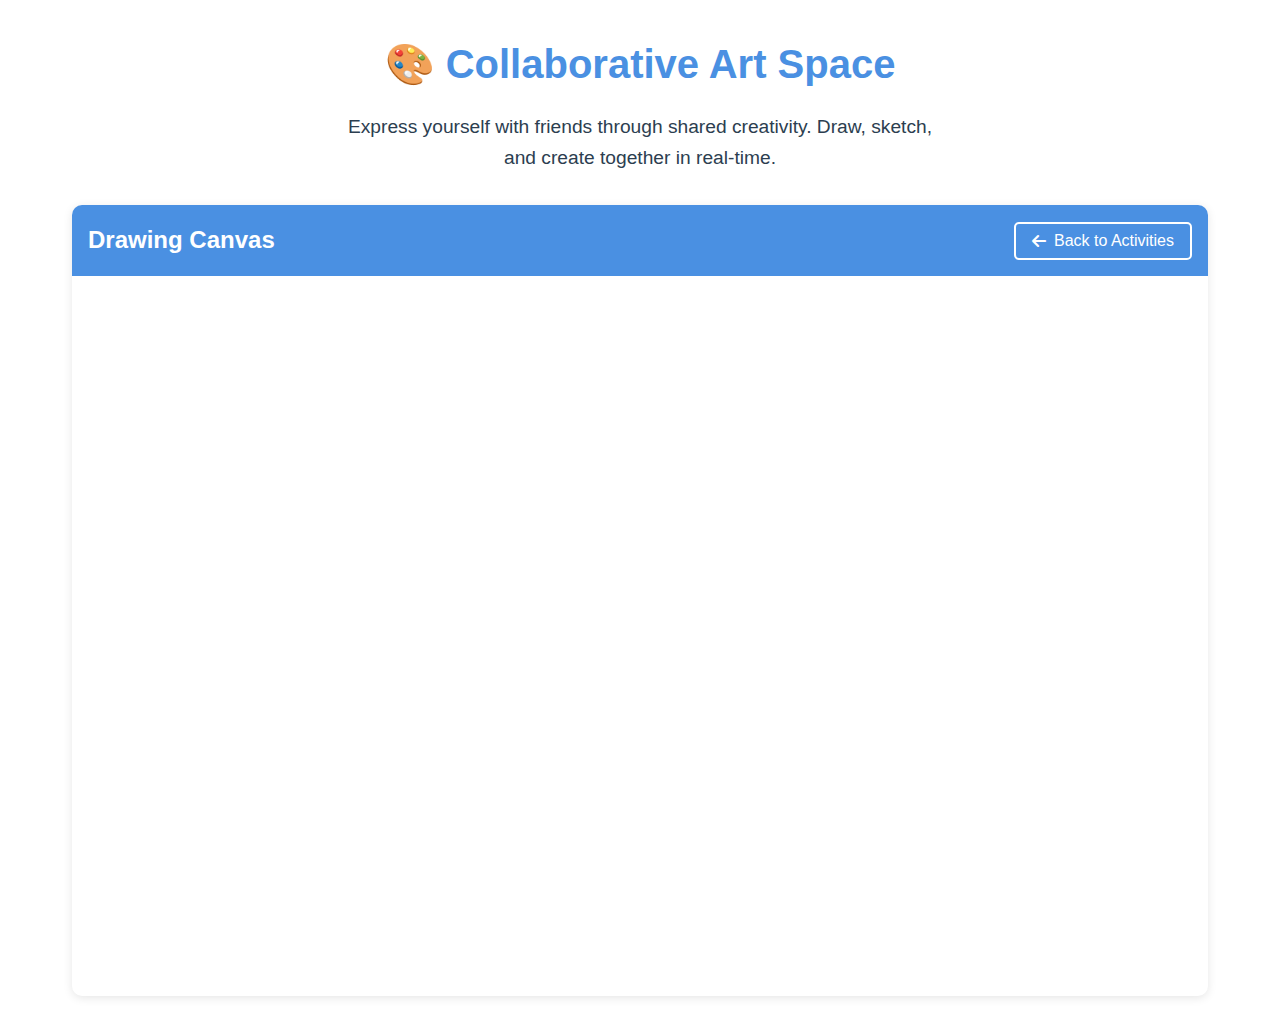
<file: collab-art.html>
<!DOCTYPE html>
<html lang="en">
<head>
    <meta charset="UTF-8">
    <meta name="viewport" content="width=device-width, initial-scale=1.0">
    <title>MindCircle - Collaborative Art Space</title>
    <link rel="stylesheet" href="styles.css">
    <link rel="stylesheet" href="mindcircle.css">
    <link rel="stylesheet" href="https://cdnjs.cloudflare.com/ajax/libs/font-awesome/6.0.0/css/all.min.css">
    <style>
        .art-space {
            padding: 2rem;
            max-width: 1200px;
            margin: 0 auto;
        }

        .art-header {
            text-align: center;
            margin-bottom: 2rem;
        }

        .art-header h1 {
            color: var(--primary-color);
            font-size: 2.5rem;
            margin-bottom: 1rem;
        }

        .art-header p {
            color: var(--secondary-color);
            font-size: 1.2rem;
            max-width: 600px;
            margin: 0 auto;
        }

        .drawing-container {
            background: var(--white);
            border-radius: 10px;
            box-shadow: 0 2px 10px rgba(0,0,0,0.1);
            overflow: hidden;
        }

        .toolbar {
            background-color: var(--primary-color);
            padding: 1rem;
            display: flex;
            justify-content: space-between;
            align-items: center;
        }

        .toolbar h2 {
            color: var(--white);
            margin: 0;
        }

        .back-button {
            background: none;
            border: 2px solid var(--white);
            color: var(--white);
            padding: 0.5rem 1rem;
            border-radius: 5px;
            cursor: pointer;
            font-size: 1rem;
            display: flex;
            align-items: center;
            gap: 0.5rem;
            transition: background-color 0.3s;
        }

        .back-button:hover {
            background-color: var(--white);
            color: var(--primary-color);
        }

        iframe {
            display: block;
            width: 100%;
            height: 80vh;
            border: none;
        }

        @media (max-width: 768px) {
            .art-space {
                padding: 1rem;
            }

            .art-header h1 {
                font-size: 2rem;
            }

            iframe {
                height: 70vh;
            }
        }
    </style>
</head>
<body>
    <main class="art-space">
        <div class="art-header">
            <h1>🎨 Collaborative Art Space</h1>
            <p>Express yourself with friends through shared creativity. Draw, sketch, and create together in real-time.</p>
        </div>
        
        <div class="drawing-container">
            <div class="toolbar">
                <h2>Drawing Canvas</h2>
                <button class="back-button" onclick="window.location.href='mindcircle.html#activities'">
                    <i class="fas fa-arrow-left"></i> Back to Activities
                </button>
            </div>
            <iframe
                src="https://excalidraw.com"
                width="100%"
                height="600px"
                title="Collaborative Drawing Canvas">
            </iframe>
        </div>
    </main>

    <script>
        // Handle iframe loading
        const drawingFrame = document.querySelector('iframe');
        drawingFrame.addEventListener('load', function() {
            console.log('Drawing canvas loaded');
        });
    </script>
</body>
</html>
</file>
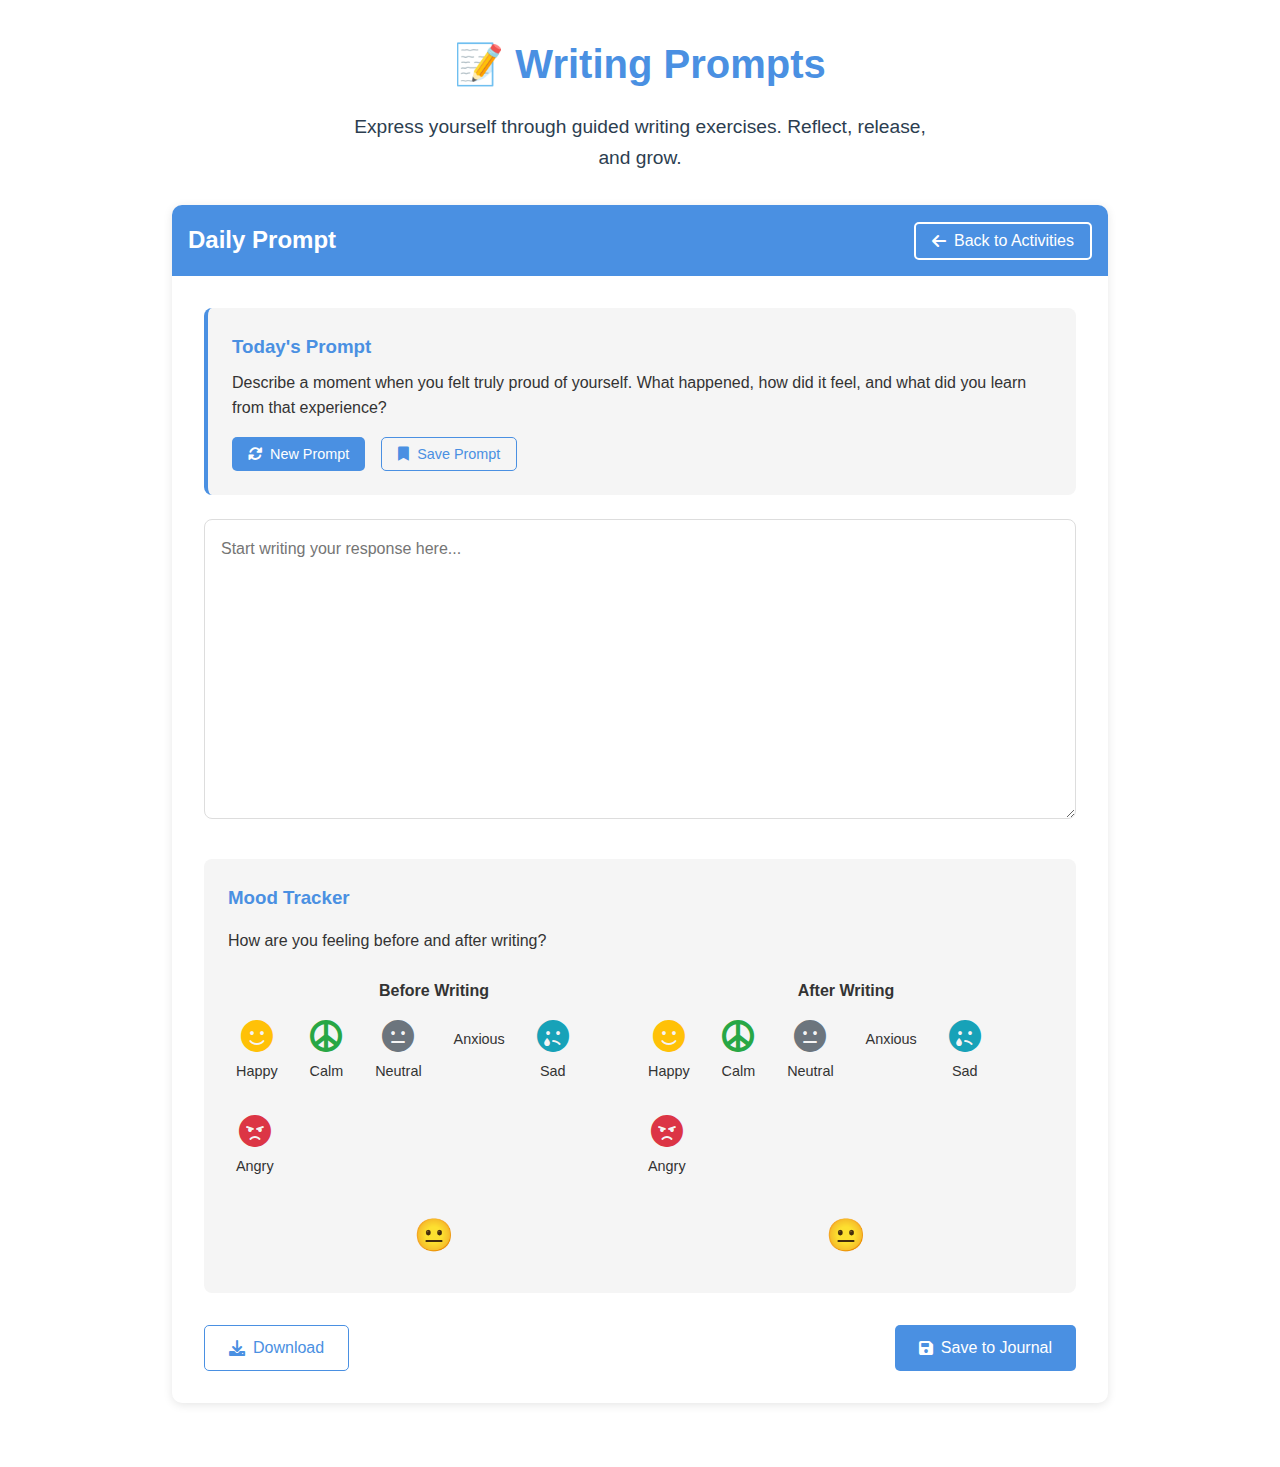
<file: writing-prompts.html>
<!DOCTYPE html>
<html lang="en">
<head>
    <meta charset="UTF-8">
    <meta name="viewport" content="width=device-width, initial-scale=1.0">
    <title>MindCircle - Writing Prompts</title>
    <link rel="stylesheet" href="styles.css">
    <link rel="stylesheet" href="mindcircle.css">
    <link rel="stylesheet" href="https://cdnjs.cloudflare.com/ajax/libs/font-awesome/6.0.0/css/all.min.css">
    <style>
        .writing-space {
            padding: 2rem;
            max-width: 1000px;
            margin: 0 auto;
        }

        .writing-header {
            text-align: center;
            margin-bottom: 2rem;
        }

        .writing-header h1 {
            color: var(--primary-color);
            font-size: 2.5rem;
            margin-bottom: 1rem;
        }

        .writing-header p {
            color: var(--secondary-color);
            font-size: 1.2rem;
            max-width: 600px;
            margin: 0 auto;
        }

        .prompt-container {
            background: var(--white);
            border-radius: 10px;
            box-shadow: 0 2px 10px rgba(0,0,0,0.1);
            overflow: hidden;
            margin-bottom: 2rem;
        }

        .toolbar {
            background-color: var(--primary-color);
            padding: 1rem;
            display: flex;
            justify-content: space-between;
            align-items: center;
        }

        .toolbar h2 {
            color: var(--white);
            margin: 0;
        }

        .back-button {
            background: none;
            border: 2px solid var(--white);
            color: var(--white);
            padding: 0.5rem 1rem;
            border-radius: 5px;
            cursor: pointer;
            font-size: 1rem;
            display: flex;
            align-items: center;
            gap: 0.5rem;
            transition: background-color 0.3s;
        }

        .back-button:hover {
            background-color: var(--white);
            color: var(--primary-color);
        }

        .prompt-content {
            padding: 2rem;
        }

        .prompt-card {
            background-color: var(--light-bg);
            border-radius: 8px;
            padding: 1.5rem;
            margin-bottom: 1.5rem;
            border-left: 4px solid var(--primary-color);
        }

        .prompt-card h3 {
            color: var(--primary-color);
            margin-top: 0;
            margin-bottom: 0.5rem;
        }

        .prompt-card p {
            margin: 0;
            line-height: 1.6;
        }

        .prompt-actions {
            display: flex;
            gap: 1rem;
            margin-top: 1rem;
        }

        .prompt-button {
            background-color: var(--primary-color);
            color: var(--white);
            border: none;
            padding: 0.5rem 1rem;
            border-radius: 5px;
            cursor: pointer;
            font-size: 0.9rem;
            display: flex;
            align-items: center;
            gap: 0.5rem;
            transition: background-color 0.3s;
        }

        .prompt-button:hover {
            background-color: #357abd;
        }

        .prompt-button.secondary {
            background-color: transparent;
            border: 1px solid var(--primary-color);
            color: var(--primary-color);
        }

        .prompt-button.secondary:hover {
            background-color: var(--light-bg);
        }

        .writing-area {
            margin-top: 1.5rem;
        }

        .writing-area textarea {
            width: 100%;
            min-height: 300px;
            padding: 1rem;
            border: 1px solid #ddd;
            border-radius: 8px;
            font-size: 1rem;
            line-height: 1.6;
            resize: vertical;
            font-family: inherit;
        }

        .writing-area textarea:focus {
            outline: none;
            border-color: var(--primary-color);
            box-shadow: 0 0 0 2px rgba(0, 123, 255, 0.25);
        }

        .mood-tracker {
            margin-top: 2rem;
            padding: 1.5rem;
            background-color: var(--light-bg);
            border-radius: 8px;
        }

        .mood-tracker h3 {
            margin-top: 0;
            margin-bottom: 1rem;
            color: var(--primary-color);
        }

        .mood-options {
            display: flex;
            flex-wrap: wrap;
            gap: 1rem;
            margin-bottom: 1.5rem;
        }

        .mood-option {
            display: flex;
            flex-direction: column;
            align-items: center;
            cursor: pointer;
            padding: 0.5rem;
            border-radius: 8px;
            transition: background-color 0.3s;
        }

        .mood-option:hover {
            background-color: rgba(0, 0, 0, 0.05);
        }

        .mood-option.selected {
            background-color: rgba(0, 123, 255, 0.1);
        }

        .mood-option i {
            font-size: 2rem;
            margin-bottom: 0.5rem;
        }

        .mood-option span {
            font-size: 0.9rem;
        }

        .mood-option[data-mood="happy"] i {
            color: #ffc107;
        }

        .mood-option[data-mood="calm"] i {
            color: #28a745;
        }

        .mood-option[data-mood="neutral"] i {
            color: #6c757d;
        }

        .mood-option[data-mood="anxious"] i {
            color: #fd7e14;
        }

        .mood-option[data-mood="sad"] i {
            color: #17a2b8;
        }

        .mood-option[data-mood="angry"] i {
            color: #dc3545;
        }

        .mood-comparison {
            display: flex;
            justify-content: space-between;
            margin-top: 1.5rem;
        }

        .mood-before, .mood-after {
            flex: 1;
            text-align: center;
        }

        .mood-before h4, .mood-after h4 {
            margin-top: 0;
            margin-bottom: 0.5rem;
        }

        .mood-display {
            font-size: 2rem;
            margin: 0.5rem 0;
        }

        .action-buttons {
            display: flex;
            justify-content: space-between;
            margin-top: 2rem;
        }

        .action-button {
            background-color: var(--primary-color);
            color: var(--white);
            border: none;
            padding: 0.8rem 1.5rem;
            border-radius: 5px;
            cursor: pointer;
            font-size: 1rem;
            display: flex;
            align-items: center;
            gap: 0.5rem;
            transition: background-color 0.3s;
        }

        .action-button:hover {
            background-color: #357abd;
        }

        .action-button.secondary {
            background-color: transparent;
            border: 1px solid var(--primary-color);
            color: var(--primary-color);
        }

        .action-button.secondary:hover {
            background-color: var(--light-bg);
        }

        @media (max-width: 768px) {
            .writing-space {
                padding: 1rem;
            }

            .writing-header h1 {
                font-size: 2rem;
            }

            .prompt-content {
                padding: 1rem;
            }

            .mood-options {
                justify-content: center;
            }

            .action-buttons {
                flex-direction: column;
                gap: 1rem;
            }

            .action-button {
                width: 100%;
                justify-content: center;
            }
        }
    </style>
</head>
<body>
    <main class="writing-space">
        <div class="writing-header">
            <h1>📝 Writing Prompts</h1>
            <p>Express yourself through guided writing exercises. Reflect, release, and grow.</p>
        </div>
        
        <div class="prompt-container">
            <div class="toolbar">
                <h2>Daily Prompt</h2>
                <button class="back-button" onclick="window.location.href='mindcircle.html#activities'">
                    <i class="fas fa-arrow-left"></i> Back to Activities
                </button>
            </div>
            
            <div class="prompt-content">
                <div class="prompt-card">
                    <h3>Today's Prompt</h3>
                    <p>Describe a moment when you felt truly proud of yourself. What happened, how did it feel, and what did you learn from that experience?</p>
                    <div class="prompt-actions">
                        <button class="prompt-button" id="new-prompt">
                            <i class="fas fa-sync-alt"></i> New Prompt
                        </button>
                        <button class="prompt-button secondary" id="save-prompt">
                            <i class="fas fa-bookmark"></i> Save Prompt
                        </button>
                    </div>
                </div>
                
                <div class="writing-area">
                    <textarea id="writing-response" placeholder="Start writing your response here..."></textarea>
                </div>
                
                <div class="mood-tracker">
                    <h3>Mood Tracker</h3>
                    <p>How are you feeling before and after writing?</p>
                    
                    <div class="mood-comparison">
                        <div class="mood-before">
                            <h4>Before Writing</h4>
                            <div class="mood-options">
                                <div class="mood-option" data-mood="happy">
                                    <i class="fas fa-smile"></i>
                                    <span>Happy</span>
                                </div>
                                <div class="mood-option" data-mood="calm">
                                    <i class="fas fa-peace"></i>
                                    <span>Calm</span>
                                </div>
                                <div class="mood-option" data-mood="neutral">
                                    <i class="fas fa-meh"></i>
                                    <span>Neutral</span>
                                </div>
                                <div class="mood-option" data-mood="anxious">
                                    <i class="fas fa-worried"></i>
                                    <span>Anxious</span>
                                </div>
                                <div class="mood-option" data-mood="sad">
                                    <i class="fas fa-sad-tear"></i>
                                    <span>Sad</span>
                                </div>
                                <div class="mood-option" data-mood="angry">
                                    <i class="fas fa-angry"></i>
                                    <span>Angry</span>
                                </div>
                            </div>
                            <div class="mood-display" id="mood-before-display">😐</div>
                        </div>
                        
                        <div class="mood-after">
                            <h4>After Writing</h4>
                            <div class="mood-options">
                                <div class="mood-option" data-mood="happy">
                                    <i class="fas fa-smile"></i>
                                    <span>Happy</span>
                                </div>
                                <div class="mood-option" data-mood="calm">
                                    <i class="fas fa-peace"></i>
                                    <span>Calm</span>
                                </div>
                                <div class="mood-option" data-mood="neutral">
                                    <i class="fas fa-meh"></i>
                                    <span>Neutral</span>
                                </div>
                                <div class="mood-option" data-mood="anxious">
                                    <i class="fas fa-worried"></i>
                                    <span>Anxious</span>
                                </div>
                                <div class="mood-option" data-mood="sad">
                                    <i class="fas fa-sad-tear"></i>
                                    <span>Sad</span>
                                </div>
                                <div class="mood-option" data-mood="angry">
                                    <i class="fas fa-angry"></i>
                                    <span>Angry</span>
                                </div>
                            </div>
                            <div class="mood-display" id="mood-after-display">😐</div>
                        </div>
                    </div>
                </div>
                
                <div class="action-buttons">
                    <button class="action-button secondary" id="download-button">
                        <i class="fas fa-download"></i> Download
                    </button>
                    <button class="action-button" id="save-journal-button">
                        <i class="fas fa-save"></i> Save to Journal
                    </button>
                </div>
            </div>
        </div>
    </main>

    <script>
        document.addEventListener('DOMContentLoaded', function() {
            // Sample prompts
            const prompts = [
                "Describe a moment when you felt truly proud of yourself. What happened, how did it feel, and what did you learn from that experience?",
                "Write about a challenge you've overcome. What strategies did you use, and how did it change you?",
                "If you could give advice to your past self, what would you say?",
                "Describe your ideal day from start to finish. What makes it perfect for you?",
                "Write about a person who has influenced you positively. What qualities do you admire in them?",
                "Describe a place where you feel most at peace. What sensory details make it special?",
                "Write a letter to your future self. What hopes, dreams, and advice would you include?",
                "Describe a small moment of joy you experienced recently. What made it meaningful?",
                "Write about a time when you felt misunderstood. How did you handle it?",
                "If you could master any skill instantly, what would it be and why?"
            ];
            
            // Elements
            const promptText = document.querySelector('.prompt-card p');
            const newPromptButton = document.getElementById('new-prompt');
            const savePromptButton = document.getElementById('save-prompt');
            const writingResponse = document.getElementById('writing-response');
            const downloadButton = document.getElementById('download-button');
            const saveJournalButton = document.getElementById('save-journal-button');
            const moodOptions = document.querySelectorAll('.mood-option');
            const moodBeforeDisplay = document.getElementById('mood-before-display');
            const moodAfterDisplay = document.getElementById('mood-after-display');
            
            // Mood emoji mapping
            const moodEmojis = {
                'happy': '😊',
                'calm': '😌',
                'neutral': '😐',
                'anxious': '😰',
                'sad': '😢',
                'angry': '😠'
            };
            
            // Get random prompt
            function getRandomPrompt() {
                const randomIndex = Math.floor(Math.random() * prompts.length);
                return prompts[randomIndex];
            }
            
            // New prompt button
            newPromptButton.addEventListener('click', function() {
                promptText.textContent = getRandomPrompt();
            });
            
            // Save prompt button
            savePromptButton.addEventListener('click', function() {
                alert('Prompt saved to your favorites!');
            });
            
            // Mood selection
            moodOptions.forEach(option => {
                option.addEventListener('click', function() {
                    // Remove selected class from siblings
                    const siblings = this.parentElement.querySelectorAll('.mood-option');
                    siblings.forEach(sib => sib.classList.remove('selected'));
                    
                    // Add selected class to clicked option
                    this.classList.add('selected');
                    
                    // Update mood display
                    const mood = this.getAttribute('data-mood');
                    const emoji = moodEmojis[mood];
                    
                    // Determine if this is before or after mood
                    if (this.parentElement.parentElement.classList.contains('mood-before')) {
                        moodBeforeDisplay.textContent = emoji;
                    } else {
                        moodAfterDisplay.textContent = emoji;
                    }
                });
            });
            
            // Download button
            downloadButton.addEventListener('click', function() {
                const text = writingResponse.value;
                const prompt = promptText.textContent;
                const beforeMood = moodBeforeDisplay.textContent;
                const afterMood = moodAfterDisplay.textContent;
                
                const content = `Prompt: ${prompt}\n\nResponse:\n${text}\n\nMood Before: ${beforeMood}\nMood After: ${afterMood}\n\nDate: ${new Date().toLocaleDateString()}`;
                
                const blob = new Blob([content], { type: 'text/plain' });
                const url = URL.createObjectURL(blob);
                const a = document.createElement('a');
                a.href = url;
                a.download = 'writing-response.txt';
                document.body.appendChild(a);
                a.click();
                document.body.removeChild(a);
                URL.revokeObjectURL(url);
            });
            
            // Save to journal button
            saveJournalButton.addEventListener('click', function() {
                alert('Your writing has been saved to your journal!');
            });
        });
    </script>
</body>
</html>
</file>
<file: styles.css>
/* Global Styles */
:root {
    --primary-color: #4A90E2;
    --secondary-color: #2C3E50;
    --accent-color: #E74C3C;
    --text-color: #333333;
    --light-bg: #F5F5F5;
    --white: #FFFFFF;
}

* {
    margin: 0;
    padding: 0;
    box-sizing: border-box;
}

body {
    font-family: Arial, sans-serif;
    line-height: 1.6;
    color: var(--text-color);
    font-size: 16px;
}

/* Accessibility Improvements */
:focus {
    outline: 3px solid var(--primary-color);
    outline-offset: 2px;
}

/* Header and Navigation */
header {
    background-color: var(--white);
    box-shadow: 0 2px 5px rgba(0,0,0,0.1);
    position: fixed;
    width: 100%;
    top: 0;
    z-index: 1000;
}

nav {
    display: flex;
    justify-content: space-between;
    align-items: center;
    padding: 1rem 5%;
    max-width: 1200px;
    margin: 0 auto;
}

.logo {
    font-size: 24px;
    font-weight: bold;
    color: var(--primary-color);
}

.nav-links {
    display: flex;
    list-style: none;
    gap: 2rem;
}

.nav-links a {
    text-decoration: none;
    color: var(--secondary-color);
    font-size: 18px;
    padding: 0.5rem 1rem;
    border-radius: 4px;
    transition: background-color 0.3s;
}

.nav-links a:hover {
    background-color: var(--light-bg);
}

/* Hero Section */
.hero {
    background: linear-gradient(rgba(74, 144, 226, 0.9), rgba(44, 62, 80, 0.9)),
                url('https://images.unsplash.com/photo-1516549655169-df83a0774514?ixlib=rb-1.2.1&auto=format&fit=crop&w=1350&q=80');
    background-size: cover;
    background-position: center;
    height: 100vh;
    display: flex;
    align-items: center;
    justify-content: center;
    text-align: center;
    padding: 0 1rem;
    margin-top: 60px;
}

.hero-content {
    color: var(--white);
    max-width: 800px;
}

.hero h1 {
    font-size: 48px;
    margin-bottom: 1rem;
}

.hero p {
    font-size: 24px;
    margin-bottom: 2rem;
}

/* Buttons */
.cta-button, .submit-button {
    background-color: var(--accent-color);
    color: var(--white);
    padding: 1rem 2rem;
    border: none;
    border-radius: 8px;
    font-size: 20px;
    cursor: pointer;
    transition: background-color 0.3s;
    min-width: 200px;
}

.cta-button:hover, .submit-button:hover {
    background-color: #c0392b;
}

/* Services Section */
.services {
    padding: 5rem 1rem;
    background-color: var(--light-bg);
}

.services h2 {
    text-align: center;
    font-size: 36px;
    margin-bottom: 3rem;
}

.service-cards {
    display: grid;
    grid-template-columns: repeat(auto-fit, minmax(300px, 1fr));
    gap: 2rem;
    max-width: 1200px;
    margin: 0 auto;
}

.card {
    background-color: var(--white);
    padding: 2rem;
    border-radius: 8px;
    text-align: center;
    box-shadow: 0 2px 5px rgba(0,0,0,0.1);
}

.card i {
    font-size: 48px;
    color: var(--primary-color);
    margin-bottom: 1rem;
}

.card h3 {
    font-size: 24px;
    margin-bottom: 1rem;
}

/* Resources Section */
.resources {
    padding: 5rem 1rem;
}

.resource-grid {
    display: grid;
    grid-template-columns: repeat(auto-fit, minmax(250px, 1fr));
    gap: 2rem;
    max-width: 1200px;
    margin: 0 auto;
}

.resource-item {
    padding: 2rem;
    background-color: var(--light-bg);
    border-radius: 8px;
    text-align: center;
}

/* Contact Form */
.contact {
    padding: 5rem 1rem;
    background-color: var(--light-bg);
}

.contact-form {
    max-width: 600px;
    margin: 0 auto;
}

.form-group {
    margin-bottom: 1.5rem;
}

label {
    display: block;
    margin-bottom: 0.5rem;
    font-size: 18px;
}

input, textarea {
    width: 100%;
    padding: 1rem;
    font-size: 16px;
    border: 2px solid #ddd;
    border-radius: 4px;
}

textarea {
    height: 150px;
    resize: vertical;
}

/* Footer */
footer {
    background-color: var(--secondary-color);
    color: var(--white);
    padding: 3rem 1rem 1rem;
}

.footer-content {
    display: grid;
    grid-template-columns: repeat(auto-fit, minmax(250px, 1fr));
    gap: 2rem;
    max-width: 1200px;
    margin: 0 auto;
}

.footer-section h4 {
    font-size: 20px;
    margin-bottom: 1rem;
}

.footer-section ul {
    list-style: none;
}

.footer-section a {
    color: var(--white);
    text-decoration: none;
    font-size: 16px;
}

.footer-bottom {
    text-align: center;
    margin-top: 2rem;
    padding-top: 2rem;
    border-top: 1px solid rgba(255,255,255,0.1);
}

/* Responsive Design */
@media (max-width: 768px) {
    .nav-links {
        display: none;
    }
    
    .hero h1 {
        font-size: 36px;
    }
    
    .hero p {
        font-size: 20px;
    }
    
    .service-cards {
        grid-template-columns: 1fr;
    }
}

/* Accessibility Features */
@media (prefers-reduced-motion: reduce) {
    * {
        animation: none !important;
        transition: none !important;
    }
}

/* High Contrast Mode */
@media (prefers-contrast: high) {
    :root {
        --primary-color: #0000FF;
        --secondary-color: #000000;
        --accent-color: #FF0000;
        --text-color: #000000;
        --light-bg: #FFFFFF;
    }
}

/* Chat Widget Styles */
.chat-widget {
    position: fixed;
    bottom: 30px;
    right: 30px;
    z-index: 1000;
}

.chat-toggle-button {
    background-color: var(--primary-color);
    color: var(--white);
    border: none;
    border-radius: 50px;
    padding: 15px 25px;
    font-size: 18px;
    cursor: pointer;
    display: flex;
    align-items: center;
    gap: 10px;
    box-shadow: 0 2px 10px rgba(0,0,0,0.2);
    transition: transform 0.3s ease;
}

.chat-toggle-button:hover {
    transform: scale(1.05);
}

.chat-toggle-button i {
    font-size: 24px;
}

.chat-container {
    position: fixed;
    bottom: 100px;
    right: 30px;
    width: 350px;
    height: 600px;
    background-color: var(--white);
    border-radius: 10px;
    box-shadow: 0 5px 20px rgba(0,0,0,0.2);
    display: none;
    flex-direction: column;
    overflow: hidden;
}

.chat-container.active {
    display: flex;
}

.chat-header {
    background-color: var(--primary-color);
    color: var(--white);
    padding: 15px;
    display: flex;
    justify-content: space-between;
    align-items: center;
}

.chat-header h3 {
    font-size: 20px;
    margin: 0;
}

.close-chat {
    background: none;
    border: none;
    color: var(--white);
    font-size: 20px;
    cursor: pointer;
    padding: 5px;
}

.close-chat:hover {
    opacity: 0.8;
}

/* High Contrast Mode Adjustments */
@media (prefers-contrast: high) {
    .chat-toggle-button {
        background-color: #0000FF;
        border: 2px solid #FFFFFF;
    }
    
    .chat-header {
        background-color: #0000FF;
        border-bottom: 2px solid #FFFFFF;
    }
}

/* Responsive Design for Chat */
@media (max-width: 768px) {
    .chat-container {
        width: 100%;
        height: 100%;
        bottom: 0;
        right: 0;
        border-radius: 0;
    }
    
    .chat-toggle-button {
        bottom: 20px;
        right: 20px;
    }
}

/* Mental Exercise Modal */
.modal {
    display: none;
    position: fixed;
    top: 0;
    left: 0;
    width: 100%;
    height: 100%;
    background-color: rgba(0, 0, 0, 0.5);
    z-index: 2000;
    align-items: center;
    justify-content: center;
}

.modal.active {
    display: flex;
}

.modal-content {
    background-color: var(--white);
    padding: 2rem;
    border-radius: 10px;
    width: 90%;
    max-width: 600px;
    max-height: 90vh;
    overflow-y: auto;
    position: relative;
}

.modal-header {
    display: flex;
    justify-content: space-between;
    align-items: center;
    margin-bottom: 1.5rem;
}

.modal-header h2 {
    font-size: 24px;
    color: var(--primary-color);
    margin: 0;
}

.close-modal {
    background: none;
    border: none;
    font-size: 32px;
    color: var(--secondary-color);
    cursor: pointer;
    padding: 0.5rem;
    line-height: 1;
}

.close-modal:hover {
    color: var(--accent-color);
}

.modal-body {
    font-size: 18px;
    line-height: 1.6;
}

/* Exercise Button */
.exercise-button {
    background-color: var(--primary-color);
    color: var(--white);
    border: none;
    border-radius: 8px;
    padding: 0.8rem 1.5rem;
    font-size: 16px;
    cursor: pointer;
    margin-top: 1rem;
    transition: background-color 0.3s;
}

.exercise-button:hover {
    background-color: #357abd;
}

/* Timer Styles */
.timer-container {
    margin-top: 2rem;
    text-align: center;
}

.timer {
    font-size: 48px;
    font-weight: bold;
    color: var(--primary-color);
    margin-bottom: 1rem;
}

.timer-button {
    background-color: var(--accent-color);
    color: var(--white);
    border: none;
    border-radius: 8px;
    padding: 0.8rem 1.5rem;
    font-size: 18px;
    cursor: pointer;
    transition: background-color 0.3s;
}

.timer-button:hover {
    background-color: #c0392b;
}

/* Exercise Content Styles */
#exercise-content {
    margin-bottom: 2rem;
}

#exercise-content h3 {
    color: var(--secondary-color);
    margin-bottom: 1rem;
}

#exercise-content ul {
    list-style-type: none;
    padding: 0;
}

#exercise-content li {
    margin-bottom: 0.5rem;
    padding-left: 1.5rem;
    position: relative;
}

#exercise-content li:before {
    content: "•";
    color: var(--primary-color);
    position: absolute;
    left: 0;
    font-size: 1.2em;
}

/* High Contrast Mode */
@media (prefers-contrast: high) {
    .modal-content {
        border: 2px solid #FFFFFF;
    }
    
    .exercise-button,
    .timer-button {
        border: 2px solid #FFFFFF;
    }
    
    .timer {
        color: #0000FF;
    }
}
</file>
<file: mindcircle.css>
/* MindCircle Specific Styles */

/* Discover Section */
.discover {
    padding: 4rem 2rem;
    background-color: var(--light-bg);
}

.filters {
    display: flex;
    gap: 1rem;
    margin-bottom: 2rem;
    flex-wrap: wrap;
}

.filters select {
    padding: 0.8rem;
    border: 2px solid var(--primary-color);
    border-radius: 8px;
    font-size: 16px;
    min-width: 200px;
    background-color: var(--white);
}

.group-grid {
    display: grid;
    grid-template-columns: repeat(auto-fit, minmax(300px, 1fr));
    gap: 2rem;
    max-width: 1200px;
    margin: 0 auto;
}

/* Events Section */
.events {
    padding: 4rem 2rem;
}

.event-calendar {
    max-width: 800px;
    margin: 0 auto;
    background-color: var(--white);
    border-radius: 10px;
    box-shadow: 0 2px 10px rgba(0,0,0,0.1);
}

.calendar-header {
    display: flex;
    justify-content: space-between;
    align-items: center;
    padding: 1rem;
    background-color: var(--primary-color);
    color: var(--white);
    border-radius: 10px 10px 0 0;
}

.calendar-header button {
    background: none;
    border: none;
    color: var(--white);
    font-size: 20px;
    cursor: pointer;
}

.event-list {
    padding: 1rem;
}

/* Community Section */
.community {
    padding: 4rem 2rem;
    background-color: var(--light-bg);
}

.chat-rooms {
    max-width: 1000px;
    margin: 0 auto;
    background-color: var(--white);
    border-radius: 10px;
    box-shadow: 0 2px 10px rgba(0,0,0,0.1);
    overflow: hidden;
}

.room-categories {
    display: flex;
    gap: 1rem;
    padding: 1rem;
    background-color: var(--primary-color);
    overflow-x: auto;
}

.room-categories button {
    background: none;
    border: none;
    color: var(--white);
    padding: 0.5rem 1rem;
    border-radius: 20px;
    cursor: pointer;
    white-space: nowrap;
}

.room-categories button.active {
    background-color: var(--white);
    color: var(--primary-color);
}

.chat-container {
    height: 400px;
    display: flex;
    flex-direction: column;
}

.chat-messages {
    flex-grow: 1;
    padding: 1rem;
    overflow-y: auto;
}

.chat-input {
    display: flex;
    gap: 1rem;
    padding: 1rem;
    border-top: 1px solid #ddd;
}

.chat-input input {
    flex-grow: 1;
    padding: 0.8rem;
    border: 2px solid #ddd;
    border-radius: 8px;
    font-size: 16px;
}

.chat-input button {
    background-color: var(--primary-color);
    color: var(--white);
    border: none;
    padding: 0.8rem 1.5rem;
    border-radius: 8px;
    cursor: pointer;
}

/* Activities Section */
.activities {
    padding: 4rem 2rem;
}

.activity-grid {
    display: grid;
    grid-template-columns: repeat(auto-fit, minmax(250px, 1fr));
    gap: 2rem;
    max-width: 1200px;
    margin: 0 auto;
}

.activity-card {
    background-color: var(--white);
    padding: 2rem;
    border-radius: 10px;
    text-align: center;
    box-shadow: 0 2px 10px rgba(0,0,0,0.1);
}

.activity-card i {
    font-size: 48px;
    color: var(--primary-color);
    margin-bottom: 1rem;
}

.activity-card button,
.activity-card .activity-button {
    background-color: var(--primary-color);
    color: var(--white);
    border: none;
    padding: 0.8rem 1.5rem;
    border-radius: 8px;
    margin-top: 1rem;
    cursor: pointer;
    text-decoration: none;
    display: inline-block;
    transition: background-color 0.3s;
}

.activity-card button:hover,
.activity-card .activity-button:hover {
    background-color: #357abd;
}

/* Profile Section */
.profile {
    padding: 4rem 2rem;
    background-color: var(--light-bg);
}

.profile-container {
    max-width: 1000px;
    margin: 0 auto;
    background-color: var(--white);
    border-radius: 10px;
    padding: 2rem;
    box-shadow: 0 2px 10px rgba(0,0,0,0.1);
}

.profile-info {
    display: flex;
    gap: 2rem;
    margin-bottom: 2rem;
}

.avatar {
    text-align: center;
}

.avatar img {
    width: 150px;
    height: 150px;
    border-radius: 50%;
    margin-bottom: 1rem;
}

.interest-tags {
    display: flex;
    flex-wrap: wrap;
    gap: 0.5rem;
    margin-top: 1rem;
}

.tag {
    background-color: var(--primary-color);
    color: var(--white);
    padding: 0.5rem 1rem;
    border-radius: 20px;
    font-size: 14px;
}

.add-interest {
    background: none;
    border: 2px dashed var(--primary-color);
    color: var(--primary-color);
    padding: 0.5rem 1rem;
    border-radius: 20px;
    cursor: pointer;
}

.stats-grid {
    display: grid;
    grid-template-columns: repeat(auto-fit, minmax(200px, 1fr));
    gap: 1rem;
    margin-top: 1rem;
}

.stat-card {
    background-color: var(--light-bg);
    padding: 1.5rem;
    border-radius: 8px;
    text-align: center;
}

.stat-card i {
    font-size: 32px;
    color: var(--primary-color);
    margin-bottom: 0.5rem;
}

/* Responsive Design */
@media (max-width: 768px) {
    .filters {
        flex-direction: column;
    }
    
    .filters select {
        width: 100%;
    }
    
    .profile-info {
        flex-direction: column;
        text-align: center;
    }
    
    .room-categories {
        padding: 0.5rem;
    }
    
    .room-categories button {
        padding: 0.5rem;
        font-size: 14px;
    }
}

/* High Contrast Mode */
@media (prefers-contrast: high) {
    .filters select,
    .chat-input input {
        border: 2px solid #0000FF;
    }
    
    .tag {
        border: 2px solid #FFFFFF;
    }
    
    .add-interest {
        border: 2px dashed #0000FF;
    }
}

.chat-header {
    display: flex;
    justify-content: space-between;
    align-items: center;
    padding: 1rem;
    background-color: var(--primary-color);
    color: var(--white);
    border-radius: 10px 10px 0 0;
}

.chat-header h3 {
    margin: 0;
    font-size: 1.2rem;
}

.close-chat {
    background: none;
    border: none;
    color: var(--white);
    font-size: 1.2rem;
    cursor: pointer;
    padding: 0.5rem;
    display: flex;
    align-items: center;
    justify-content: center;
    transition: opacity 0.3s;
}

.close-chat:hover {
    opacity: 0.8;
}

/* High Contrast Mode */
@media (prefers-contrast: high) {
    .chat-header {
        border: 2px solid #FFFFFF;
    }
    
    .close-chat {
        border: 2px solid #FFFFFF;
    }
}
</file>
